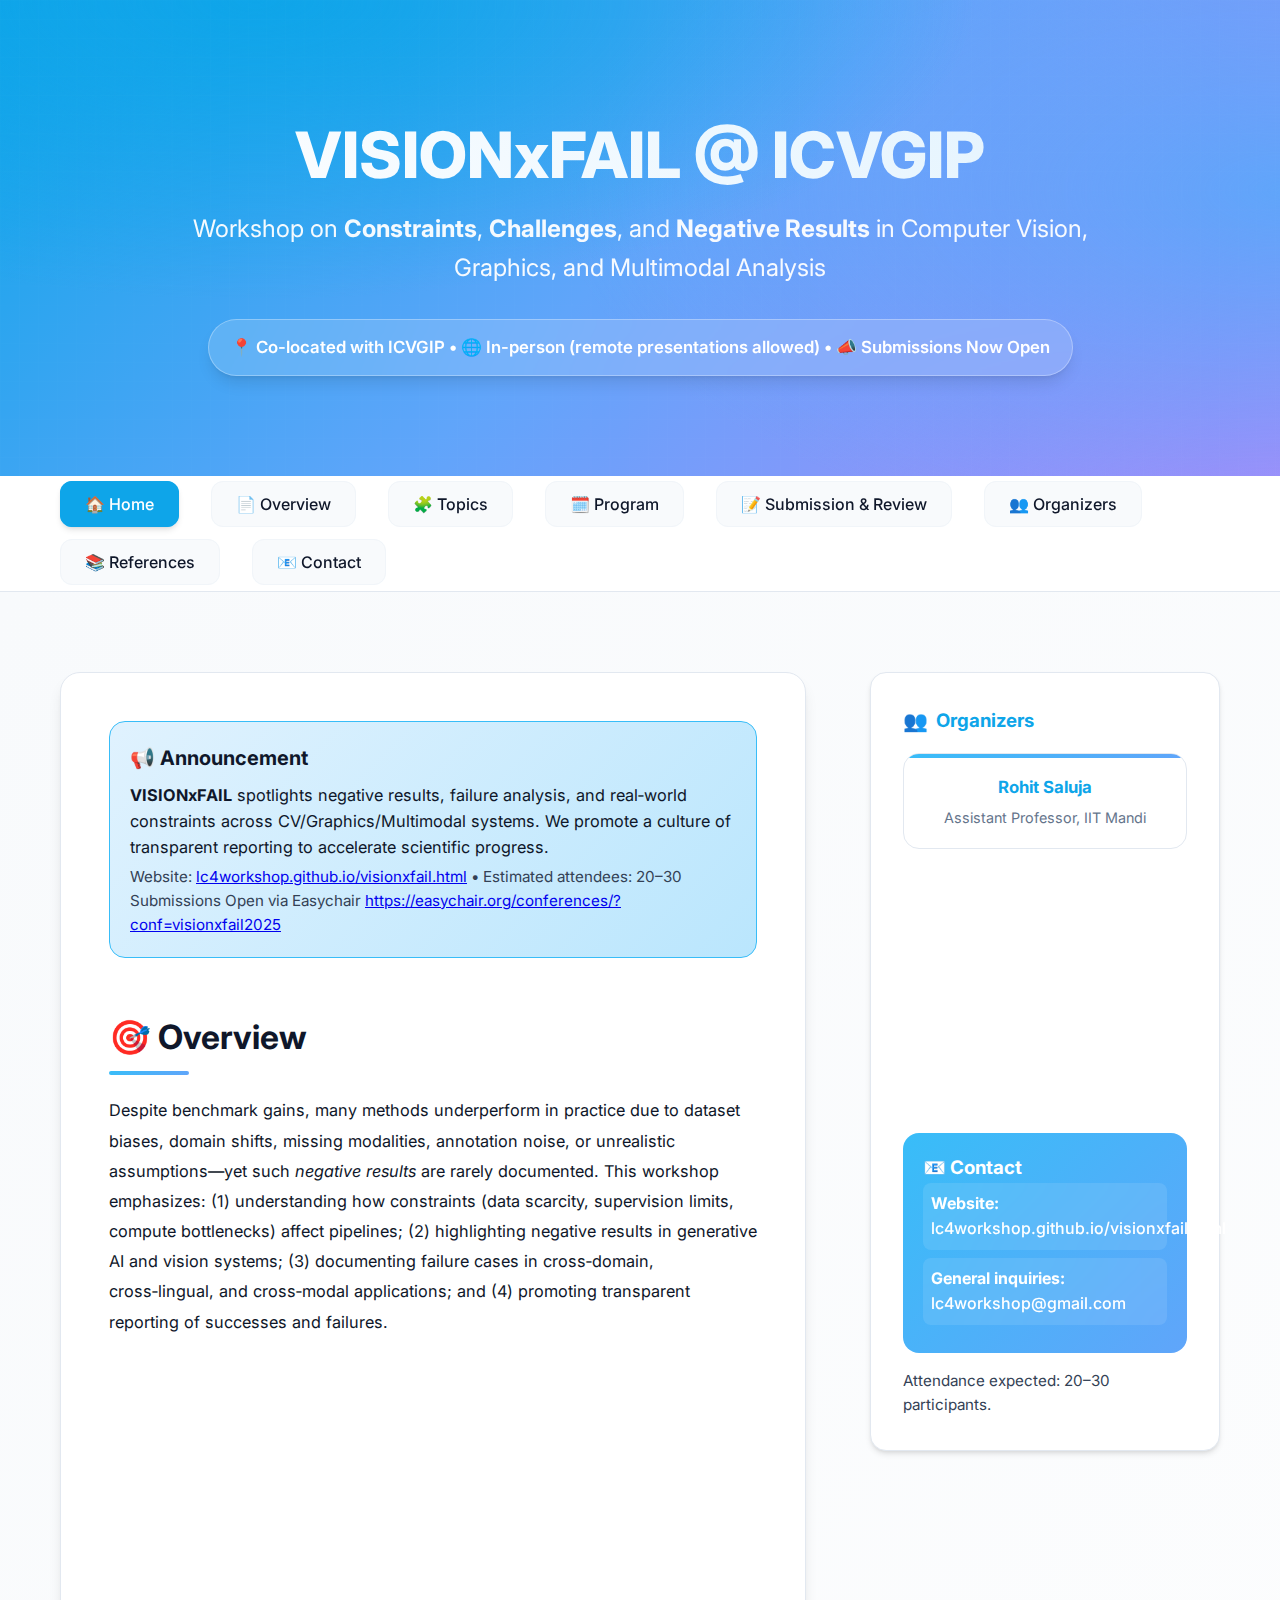
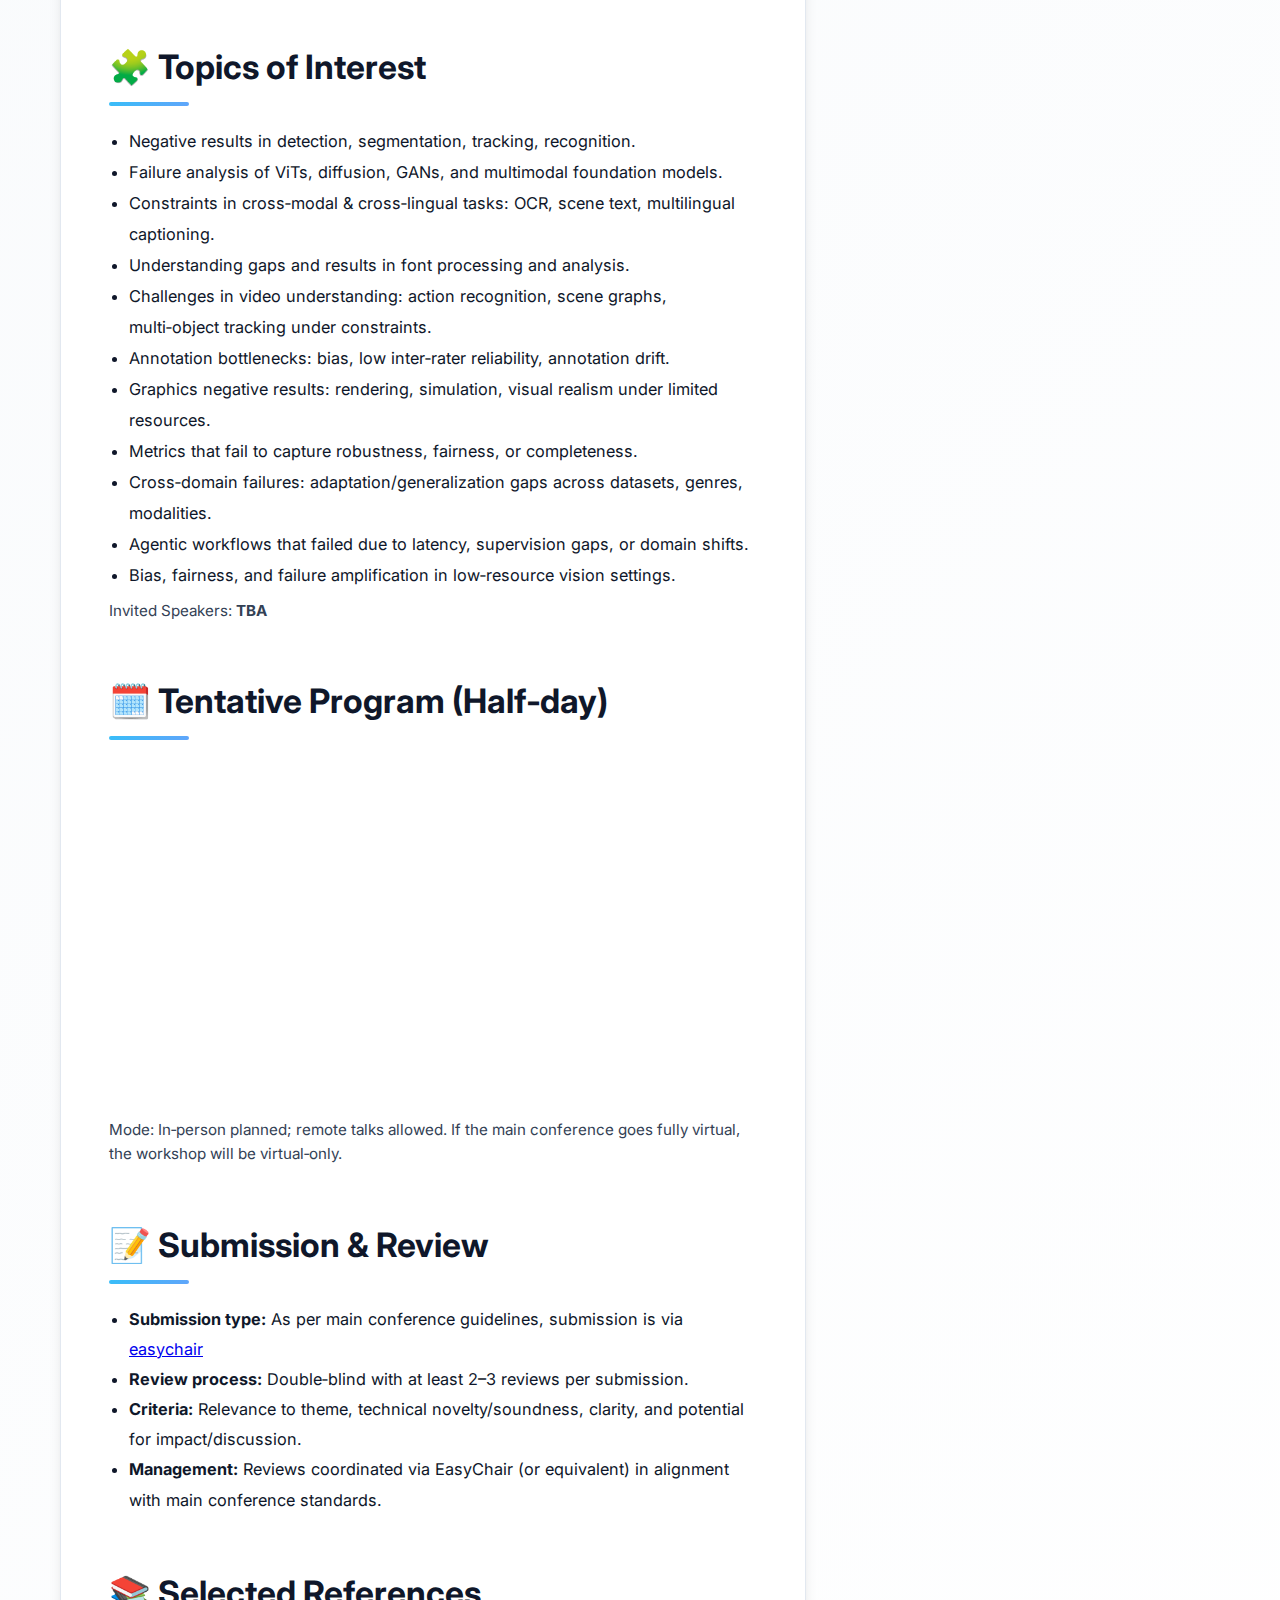
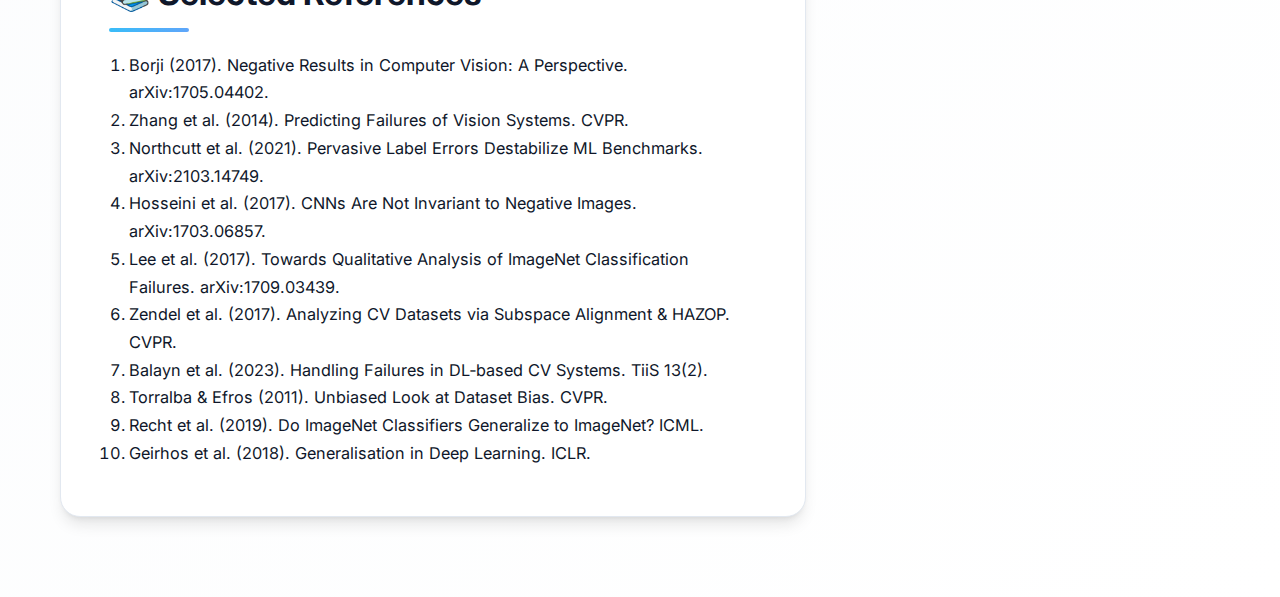
<file: visionxfail.html>
<!DOCTYPE html>
<html lang="en">
<head>
    <meta charset="UTF-8">
    <meta name="viewport" content="width=device-width, initial-scale=1.0">
    <title>VISIONxFAIL @ ICVGIP — Workshop on Constraints, Challenges, and Negative Results</title>
    <link href="https://fonts.googleapis.com/css2?family=Inter:wght@300;400;500;600;700;800&family=JetBrains+Mono:wght@400;500&display=swap" rel="stylesheet">
    <style>
        * { margin: 0; padding: 0; box-sizing: border-box; }
        :root {
            --primary: #0ea5e9; --primary-dark: #0284c7; --secondary: #0f172a; --accent: #ef4444;
            --accent-light: #fee2e2; --text-primary: #0f172a; --text-secondary: #64748b; --text-muted: #94a3b8;
            --bg-light: #f8fafc; --bg-card: #ffffff; --border: #e2e8f0; --border-light: #f1f5f9;
            --success: #10b981; --warning: #f59e0b; --gradient-primary: linear-gradient(135deg, #38bdf8 0%, #60a5fa 100%);
            --gradient-hero: radial-gradient(1200px 500px at 20% 0%, #0ea5e9 0%, transparent 60%),
                              radial-gradient(1200px 600px at 100% 40%, #60a5fa 0%, transparent 60%),
                              linear-gradient(135deg, #0ea5e9 0%, #60a5fa 50%, #a78bfa 100%);
            --shadow-sm: 0 1px 2px 0 rgb(0 0 0 / 0.05);
            --shadow-md: 0 4px 6px -1px rgb(0 0 0 / 0.1), 0 2px 4px -2px rgb(0 0 0 / 0.1);
            --shadow-lg: 0 10px 15px -3px rgb(0 0 0 / 0.1), 0 4px 6px -4px rgb(0 0 0 / 0.1);
            --shadow-xl: 0 20px 25px -5px rgb(0 0 0 / 0.1), 0 8px 10px -6px rgb(0 0 0 / 0.1);
        }
        body { font-family: 'Inter', sans-serif; line-height: 1.6; color: var(--text-primary); background: #fff; overflow-x: hidden; }
        .hero { background: var(--gradient-hero); padding: 120px 0 100px; position: relative; overflow: hidden; }
        .hero::before {
            content: ''; position: absolute; top: 0; left: 0; right: 0; bottom: 0;
            background: url('data:image/svg+xml,<svg xmlns="http://www.w3.org/2000/svg" viewBox="0 0 1000 1000"><defs><pattern id="grid" width="40" height="40" patternUnits="userSpaceOnUse"><path d="M 40 0 L 0 0 0 40" fill="none" stroke="%23ffffff" stroke-width="1" opacity="0.1"/></pattern></defs><rect width="100%" height="100%" fill="url(%23grid)"/></svg>');
            opacity: 0.3;
        }
        .container { max-width: 1200px; margin: 0 auto; padding: 0 20px; position: relative; z-index: 1; }
        .hero-content { text-align: center; color: white; position: relative; z-index: 2; }
        .hero h1 {
            font-size: clamp(2.4rem, 5vw, 4rem); font-weight: 800; margin-bottom: 1.25rem; line-height: 1.1;
            background: linear-gradient(45deg, #ffffff, #e0f2fe); -webkit-background-clip: text; -webkit-text-fill-color: transparent; background-clip: text;
        }
        .hero .subtitle { font-size: clamp(1.1rem, 2.5vw, 1.5rem); font-weight: 400; margin-bottom: 1rem; opacity: 0.95; max-width: 900px; margin-left: auto; margin-right: auto; }
        .hero .date-location {
            font-size: 1.05rem; font-weight: 600; background: rgba(255,255,255,0.15); backdrop-filter: blur(20px);
            padding: 14px 22px; border-radius: 50px; display: inline-block; margin-top: 1rem; border: 1px solid rgba(255,255,255,0.3); box-shadow: var(--shadow-lg);
        }
        .nav { position: sticky; top: 0; background: rgba(255,255,255,0.95); backdrop-filter: blur(20px); border-bottom: 1px solid var(--border); z-index: 1000; transition: all 0.3s ease; }
        .nav-container { display: flex; justify-content: center; padding: 1rem 0; }
        .nav ul { display: flex; list-style: none; gap: 2rem; margin: 0; padding: 0; flex-wrap: wrap; }
        .nav a {
            text-decoration: none; color: var(--text-primary); font-weight: 500; padding: 0.75rem 1.5rem; border-radius: 12px;
            transition: all 0.3s ease; position: relative; background: var(--bg-light); border: 1px solid var(--border-light);
        }
        .nav a:hover { color: var(--primary); background: rgba(14,165,233,0.1); border-color: rgba(14,165,233,0.2); transform: translateY(-2px); box-shadow: var(--shadow-md); }
        .nav a.active { color: white; background: var(--primary); border-color: var(--primary); box-shadow: var(--shadow-md); }
        .main-content { padding: 80px 0; background: linear-gradient(135deg, var(--bg-light) 0%, #ffffff 100%); }
        .content-grid { display: grid; grid-template-columns: 1fr 350px; gap: 4rem; }
        .main-column { background: var(--bg-card); border-radius: 20px; padding: 3rem; box-shadow: var(--shadow-lg); border: 1px solid var(--border); position: relative; }
        .sidebar { display: flex; flex-direction: column; gap: 2rem; }
        .sidebar-card { background: var(--bg-card); border-radius: 16px; padding: 2rem; box-shadow: var(--shadow-md); border: 1px solid var(--border); transition: all 0.3s ease; }
        .sidebar-card:hover { transform: translateY(-4px); box-shadow: var(--shadow-xl); border-color: var(--primary); }
        .section { margin-bottom: 3.2rem; }
        .section:last-child { margin-bottom: 0; }
        .section-title { font-size: 2.1rem; font-weight: 700; margin-bottom: 1.25rem; color: var(--text-primary); position: relative; padding-bottom: 0.75rem; }
        .section-title::after { content: ''; position: absolute; bottom: 0; left: 0; width: 80px; height: 4px; background: var(--gradient-primary); border-radius: 2px; }
        .news-section { background: linear-gradient(135deg, #e0f2fe 0%, #bae6fd 100%); border: 1px solid #38bdf8; border-radius: 16px; padding: 1.25rem; margin-bottom: 2rem; position: relative; overflow: hidden; }
        .ul-clean { margin-left: 1.25rem; }
        .dates-grid { display: grid; grid-template-columns: 1fr; gap: 0.75rem; margin-top: 1rem; }
        .date-item { background: var(--bg-card); border: 1px solid var(--border); border-radius: 12px; padding: 1rem; display: flex; justify-content: space-between; align-items: center; position: relative; overflow: hidden; }
        .date-item::before { content: ''; position: absolute; left: 0; top: 0; width: 4px; height: 100%; background: var(--gradient-primary); }
        .date-text { font-weight: 500; flex: 1; }
        .date-value { font-weight: 600; color: var(--primary); font-family: 'JetBrains Mono', monospace; font-size: 0.9rem; }
        .organizers-grid { display: grid; grid-template-columns: 1fr; gap: 1rem; margin-top: 1rem; }
        .organizer-card { background: var(--bg-card); border: 1px solid var(--border); border-radius: 16px; padding: 1.25rem; text-align: center; transition: all 0.3s ease; position: relative; overflow: hidden; }
        .organizer-card::before { content: ''; position: absolute; top: 0; left: 0; right: 0; height: 4px; background: var(--gradient-primary); }
        .organizer-name { font-weight: 700; color: var(--primary); margin-bottom: 0.35rem; font-size: 1.05rem; }
        .organizer-affiliation { color: var(--text-secondary); font-size: 0.9rem; line-height: 1.5; }
        .contact-section { background: var(--gradient-primary); color: white; padding: 1.25rem; border-radius: 16px; margin-top: 1rem; }
        .contact-item { margin-bottom: 0.5rem; padding: 0.5rem; background: rgba(255,255,255,0.1); border-radius: 8px; backdrop-filter: blur(10px); }
        .contact-item a { color: white; text-decoration: none; font-weight: 500; transition: all 0.3s ease; }
        .contact-item a:hover { text-decoration: underline; opacity: 0.9; }
        @media (max-width: 768px) {
            .hero { padding: 80px 0 60px; } .content-grid { grid-template-columns: 1fr; gap: 2rem; }
            .sidebar { order: -1; } .main-column { padding: 2rem; } .nav ul { gap: 1rem; justify-content: center; }
            .nav a { padding: 0.5rem 1rem; font-size: 0.9rem; }
        }
        html { scroll-behavior: smooth; }
        ::-webkit-scrollbar { width: 8px; } ::-webkit-scrollbar-track { background: var(--bg-light); }
        ::-webkit-scrollbar-thumb { background: var(--primary); border-radius: 4px; } ::-webkit-scrollbar-thumb:hover { background: var(--primary-dark); }
        .question-card { background: linear-gradient(135deg, #eff6ff 0%, #dbeafe 100%); border: 1px solid #93c5fd; border-radius: 12px; padding: 1rem; transition: all 0.3s ease; position: relative; }
    </style>
</head>
<body>
    <!-- Hero Section -->
    <section class="hero" id="home">
        <div class="container">
            <div class="hero-content">
                <h1>VISIONxFAIL @ ICVGIP</h1>
                <p class="subtitle">
                    Workshop on <strong>Constraints</strong>, <strong>Challenges</strong>, and <strong>Negative Results</strong> in Computer Vision, Graphics, and Multimodal Analysis
                </p>
                <div class="date-location">
                    📍 Co-located with ICVGIP • 🌐 In-person (remote presentations allowed) • 📣 Submissions Now Open 
                </div>
            </div>
        </div>
    </section>

    <!-- Navigation -->
    <nav class="nav">
        <div class="container">
            <div class="nav-container">
                <ul>
                    <li><a href="#home" class="active">🏠 Home</a></li>
                    <li><a href="#overview">📄 Overview</a></li>
                    <li><a href="#topics">🧩 Topics</a></li>
                    <li><a href="#schedule">🗓️ Program</a></li>
                    <li><a href="#submission">📝 Submission & Review</a></li>
                    <li><a href="#organizers">👥 Organizers</a></li>
                    <li><a href="#refs">📚 References</a></li>
                    <li><a href="#contact">📧 Contact</a></li>
                </ul>
            </div>
        </div>
    </nav>

    <!-- Main Content -->
    <main class="main-content">
        <div class="container">
            <div class="content-grid">
                <!-- Main Column -->
                <div class="main-column">
                    <!-- News Section -->
                    <section class="section" id="announcement">
                        <div class="news-section">
                            <h2 style="color:#0f172a; margin-bottom:0.5rem; font-size:1.25rem;">📢 Announcement</h2>
                            <p style="font-size:1.02rem;">
                                <strong>VISIONxFAIL</strong> spotlights negative results, failure analysis, and real‑world constraints across CV/Graphics/Multimodal systems. 
                                We promote a culture of transparent reporting to accelerate scientific progress.
                            </p>
                            <p style="margin-top:0.25rem; font-size:0.95rem; color:#334155;">
                                Website: <a href="https://lc4workshop.github.io/visionxfail.html" target="_blank">lc4workshop.github.io/visionxfail.html</a> • Estimated attendees: 20–30
                                Submissions Open via Easychair <a href="https://easychair.org/conferences/?conf=visionxfail2025">https://easychair.org/conferences/?conf=visionxfail2025</a>
                            </p>
                        </div>
                    </section>

                    <!-- Overview -->
                    <section id="overview" class="section">
                        <h2 class="section-title">🎯 Overview</h2>
                        <p style="font-size:1.02rem; line-height:1.85; margin-bottom:0.75rem;">
                            Despite benchmark gains, many methods underperform in practice due to dataset biases, domain shifts, missing modalities, annotation noise, or unrealistic assumptions—yet such <em>negative results</em> are rarely documented.
                            This workshop emphasizes: (1) understanding how constraints (data scarcity, supervision limits, compute bottlenecks) affect pipelines; (2) highlighting negative results in generative AI and vision systems; (3) documenting failure cases in cross‑domain, cross‑lingual, and cross‑modal applications; and (4) promoting transparent reporting of successes and failures.
                        </p>
                        <div class="question-card" style="margin-top:0.75rem;">
                            <strong>Guiding Questions:</strong>
                            <ul class="ul-clean" style="margin-top:0.5rem; line-height:1.8;">
                                <li>What constraints prevent vision/graphics systems from scaling robustly?</li>
                                <li>Which transfer/adaptation strategies have failed in real deployments?</li>
                                <li>How do cross‑modal alignments break under noise, missing data, or adversarial conditions?</li>
                                <li>How can documenting negative results prevent repeated mistakes?</li>
                                <li>Can we design evaluation frameworks that reward honest reporting of failures?</li>
                            </ul>
                        </div>
                    </section>

                    <!-- Topics -->
                    <section id="topics" class="section">
                        <h2 class="section-title">🧩 Topics of Interest</h2>
                        <ul class="ul-clean" style="font-size:1.02rem; line-height:1.9;">
                            <li>Negative results in detection, segmentation, tracking, recognition.</li>
                            <li>Failure analysis of ViTs, diffusion, GANs, and multimodal foundation models.</li>
                            <li>Constraints in cross‑modal & cross‑lingual tasks: OCR, scene text, multilingual captioning.</li>
                            <li>Understanding gaps and results in font processing and analysis.</li>
                            <li>Challenges in video understanding: action recognition, scene graphs, multi‑object tracking under constraints.</li>
                            <li>Annotation bottlenecks: bias, low inter‑rater reliability, annotation drift.</li>
                            <li>Graphics negative results: rendering, simulation, visual realism under limited resources.</li>
                            <li>Metrics that fail to capture robustness, fairness, or completeness.</li>
                            <li>Cross‑domain failures: adaptation/generalization gaps across datasets, genres, modalities.</li>
                            <li>Agentic workflows that failed due to latency, supervision gaps, or domain shifts.</li>
                            <li>Bias, fairness, and failure amplification in low‑resource vision settings.</li>
                        </ul>
                        <p style="margin-top:0.5rem; font-size:0.95rem; color:#334155;">Invited Speakers: <strong>TBA</strong></p>
                    </section>

                    <!-- Program -->
                    <section id="schedule" class="section">
                        <h2 class="section-title">🗓️ Tentative Program (Half‑day)</h2>
                        <div class="dates-grid">
                            <div class="date-item"><span class="date-text">09:00 – 09:30</span><span class="date-value">Opening remarks & workshop intro</span></div>
                            <div class="date-item"><span class="date-text">09:30 – 10:30</span><span class="date-value">Keynote / Invited Talk 1</span></div>
                            <div class="date-item"><span class="date-text">10:30 – 11:00</span><span class="date-value">Coffee / Networking Break</span></div>
                            <div class="date-item"><span class="date-text">11:00 – 12:30</span><span class="date-value">Contributed papers (6–8 papers, 12 min each)</span></div>
                            <div class="date-item"><span class="date-text">12:30 – 14:00</span><span class="date-value">Lunch Break</span></div>
                        </div>
                        <p style="margin-top:0.75rem; font-size:0.95rem; color:#334155;">Mode: In‑person planned; remote talks allowed. If the main conference goes fully virtual, the workshop will be virtual‑only.</p>
                    </section>

                    <!-- Submission & Review -->
                    <section id="submission" class="section">
                        <h2 class="section-title">📝 Submission & Review</h2>
                        <ul class="ul-clean" style="font-size:1.02rem; line-height:1.85;">
                            <li><strong>Submission type:</strong> As per main conference guidelines, submission is via <a href="https://easychair.org/conferences/?conf=visionxfail2025">easychair</a></li>
                            <li><strong>Review process:</strong> Double‑blind with at least 2–3 reviews per submission.</li>
                            <li><strong>Criteria:</strong> Relevance to theme, technical novelty/soundness, clarity, and potential for impact/discussion.</li>
                            <li><strong>Management:</strong> Reviews coordinated via EasyChair (or equivalent) in alignment with main conference standards.</li>
                        </ul>
                    </section>

                    <!-- References -->
                    <section id="refs" class="section">
                        <h2 class="section-title">📚 Selected References</h2>
                        <ol class="ul-clean" style="font-size:1.02rem; line-height:1.7; margin-left:1.25rem;">
                            <li>Borji (2017). Negative Results in Computer Vision: A Perspective. arXiv:1705.04402.</li>
                            <li>Zhang et al. (2014). Predicting Failures of Vision Systems. CVPR.</li>
                            <li>Northcutt et al. (2021). Pervasive Label Errors Destabilize ML Benchmarks. arXiv:2103.14749.</li>
                            <li>Hosseini et al. (2017). CNNs Are Not Invariant to Negative Images. arXiv:1703.06857.</li>
                            <li>Lee et al. (2017). Towards Qualitative Analysis of ImageNet Classification Failures. arXiv:1709.03439.</li>
                            <li>Zendel et al. (2017). Analyzing CV Datasets via Subspace Alignment & HAZOP. CVPR.</li>
                            <li>Balayn et al. (2023). Handling Failures in DL‑based CV Systems. TiiS 13(2).</li>
                            <li>Torralba & Efros (2011). Unbiased Look at Dataset Bias. CVPR.</li>
                            <li>Recht et al. (2019). Do ImageNet Classifiers Generalize to ImageNet? ICML.</li>
                            <li>Geirhos et al. (2018). Generalisation in Deep Learning. ICLR.</li>
                        </ol>
                    </section>
                </div>

                <!-- Sidebar -->
                <aside class="sidebar">
                    <!-- Organizers -->
                    <div class="sidebar-card" id="organizers">
                        <h3 style="color: var(--primary); margin-bottom: 1rem; display: flex; align-items: center;">
                            <span style="font-size:1.25rem; margin-right:0.5rem;">👥</span>Organizers
                        </h3>
                        <div class="organizers-grid">
                            <div class="organizer-card">
                                <div class="organizer-name">Rohit Saluja</div>
                                <div class="organizer-affiliation">Assistant Professor, IIT Mandi</div>
                            </div>
                            <div class="organizer-card">
                                <div class="organizer-name">Manikandan Ravikiran</div>
                                <div class="organizer-affiliation">Lead Research Scientist, ThoughtWorks Global AI Research</div>
                            </div>
                            <div class="organizer-card">
                                <div class="organizer-name">Abhishek Sharma</div>
                                <div class="organizer-affiliation">Assistant Professor, IIT Mandi (SCEE)</div>
                            </div>
                        </div>
                        <div class="contact-section" id="contact">
                            <h3>📧 Contact</h3>
                            <div class="contact-item"><strong>Website:</strong> <a href="https://lc4workshop.github.io/visionxfail.html" target="_blank">lc4workshop.github.io/visionxfail.html</a></div>
                            <div class="contact-item"><strong>General inquiries:</strong> <a href="mailto:lc4workshop@gmail.com">lc4workshop@gmail.com</a></div>
                        </div>
                        <div style="margin-top:1rem; font-size:0.95rem; color:#334155;">
                            Attendance expected: 20–30 participants.
                        </div>
                    </div>
                </aside>
            </div>
        </div>
    </main>

    <script>
        // Smooth scrolling for navigation links
        document.querySelectorAll('a[href^="#"]').forEach(anchor => {
            anchor.addEventListener('click', function (e) {
                e.preventDefault();
                const target = document.querySelector(this.getAttribute('href'));
                if (target) {
                    target.scrollIntoView({ behavior: 'smooth', block: 'start' });
                }
            });
        });

        // Active navigation highlighting
        window.addEventListener('scroll', () => {
            const sections = document.querySelectorAll('section[id]');
            const navLinks = document.querySelectorAll('.nav a[href^="#"]');
            let current = 'home';
            sections.forEach(section => {
                const sectionTop = section.offsetTop - 100;
                const sectionHeight = section.clientHeight;
                if (window.scrollY >= sectionTop && window.scrollY < sectionTop + sectionHeight) {
                    current = section.getAttribute('id');
                }
            });
            navLinks.forEach(link => {
                link.classList.remove('active');
                if (link.getAttribute('href') === `#${current}`) link.classList.add('active');
            });
        });

        // Entrance animations for cards/items
        const observer = new IntersectionObserver((entries) => {
            entries.forEach(entry => {
                if (entry.isIntersecting) {
                    entry.target.style.opacity = '1';
                    entry.target.style.transform = 'translateY(0)';
                }
            });
        }, { threshold: 0.1, rootMargin: '0px 0px -50px 0px' });

        document.querySelectorAll('.question-card, .date-item, .organizer-card').forEach(card => {
            card.style.opacity = '0';
            card.style.transform = 'translateY(20px)';
            card.style.transition = 'all 0.6s ease';
            observer.observe(card);
        });
    </script>
</body>
</html>
</file>
